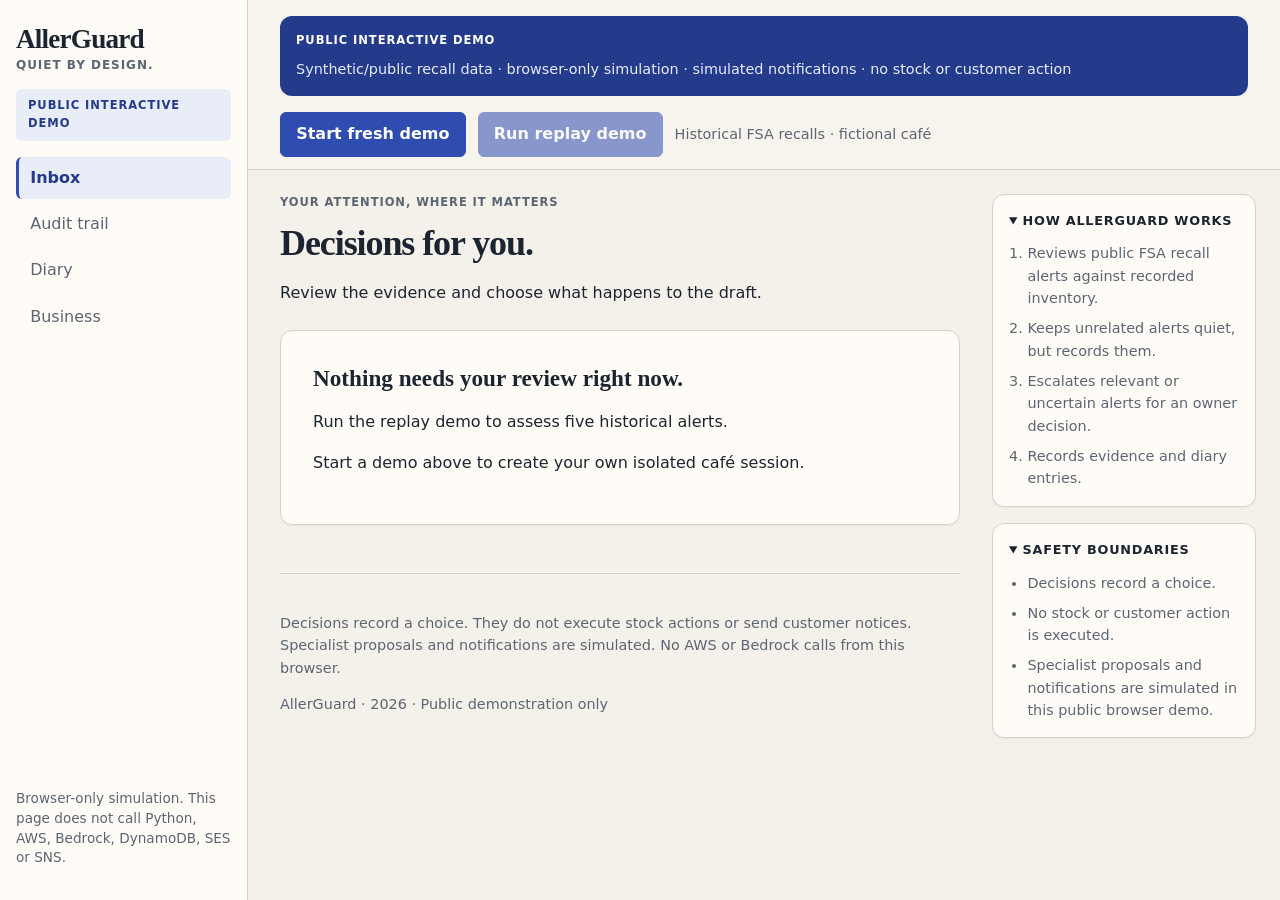
<file: pages-demo/index.html>
<!doctype html>
<html lang="en">
<head>
<meta charset="utf-8">
<meta name="viewport" content="width=device-width, initial-scale=1">
<meta name="description" content="AllerGuard: Conservative autonomous food-recall monitoring for small UK food businesses. Interactive public demo with browser-only simulation.">
<meta name="theme-color" content="#2F4CB0">
<title>AllerGuard · Interactive Public Demo</title>
<link rel="stylesheet" href="styles.css">
<script src="data.js" defer></script>
<script src="app.js" defer></script>
<!-- GitHub repository: [Add public repository URL here after deployment] -->
</head>
<body class="app">
<a class="skip" href="#workspace">Skip to workspace</a>
<aside class="rail" aria-label="AllerGuard">
  <a class="brand" href="#inbox" data-nav="inbox">
    AllerGuard
    <span>Quiet by design.</span>
  </a>
  <p class="rail-kicker">Public interactive demo</p>
  <nav aria-label="Main navigation">
    <a href="#inbox" data-nav="inbox" aria-current="page">Inbox</a>
    <a href="#audit" data-nav="audit">Audit trail</a>
    <a href="#diary" data-nav="diary">Diary</a>
    <a href="#business" data-nav="business">Business</a>
  </nav>
  <p class="rail-note">Browser-only simulation. This page does not call Python, AWS, Bedrock, DynamoDB, SES or SNS.</p>
</aside>

<div class="shell">
<header class="mast">
  <div class="disclosure">
    <strong>PUBLIC INTERACTIVE DEMO</strong>
    <p>Synthetic/public recall data · browser-only simulation · simulated notifications · no stock or customer action</p>
  </div>
  <div class="toolbar">
    <button id="start-fresh">Start fresh demo</button>
    <button id="run-replay" disabled>Run replay demo</button>
    <span class="muted">Historical FSA recalls · fictional café</span>
  </div>
  <div id="feedback" role="status" aria-live="polite"></div>
  <p id="cycle-status" class="cycle" hidden></p>
</header>

<div class="workspace-grid">
<main id="workspace" class="workspace">
  <div id="view-inbox" class="view active">
    <div class="heading">
      <p class="eyebrow">YOUR ATTENTION, WHERE IT MATTERS</p>
      <h1>Decisions for you.</h1>
      <p>Review the evidence and choose what happens to the draft.</p>
    </div>
    <section id="inbox-content">
      <div class="empty">
        <h2>Nothing needs your review right now.</h2>
        <p>Run the replay demo to assess five historical alerts.</p>
        <p>Start a demo above to create your own isolated café session.</p>
      </div>
    </section>
  </div>

  <div id="view-audit" class="view">
    <div class="heading">
      <p class="eyebrow">EVERY DECISION HAS A RECORD</p>
      <h1>The work you didn't have to do.</h1>
      <p>Silent assessments, drafts, notifications and owner choices in one history.</p>
    </div>
    <div class="toolbar audit-toolbar">
      <button id="export-csv" class="button" disabled>Download CSV</button>
      <button id="export-html" class="button secondary" disabled>Download HTML evidence</button>
    </div>
    <p class="muted">Events are historical records, not current pending totals. Repeated titles show separate linked events. This audit is browser-local simulation evidence.</p>
    <section id="audit-content"></section>
  </div>

  <div id="view-diary" class="view">
    <div class="heading">
      <p class="eyebrow">ONE DAILY RECORD</p>
      <h1>Today, accounted for.</h1>
      <p id="diary-date"></p>
    </div>
    <section id="diary-content">
      <div class="empty">
        <h2>No diary filed for today.</h2>
        <button id="file-diary" disabled>Prepare today's diary</button>
        <p>Preparing the record does not confirm opening or closing tasks. First-write-wins: later amendment is not implemented in this public simulation.</p>
      </div>
    </section>
  </div>

  <div id="view-business" class="view">
    <div class="heading">
      <p class="eyebrow">THE CONTEXT BEHIND EACH DECISION</p>
      <h1>Your café, understood.</h1>
      <p>Read-only fictional inventory. Menu upload is not available in this version.</p>
    </div>
    <section id="business-content">
      <p>Start a demo to load the fictional café.</p>
    </section>
  </div>

  <section id="aws-evidence" class="evidence-section" hidden>
    <h2>Verified AWS Proof</h2>
    <div class="card">
      <h3>EventBridge-triggered Lambda Execution</h3>
      <ul>
        <li>Stack: <code>allerguard-cycle-proof-v2</code> in <code>eu-west-2</code></li>
        <li>First proof (2026-09-13 22:00:27 UTC): 5 alerts processed, 2 silent, 3 escalated</li>
        <li>Stored afterwards: 8 audit rows, 3 queued reviews, 6 ledger rows, 1 business row</li>
        <li>Later scheduled poll (2026-09-13 22:10:28 UTC): empty with unchanged watermark</li>
        <li>Notifications disabled throughout</li>
      </ul>
    </div>
    <div class="card limitation">
      <h3>Explicit Limitation</h3>
      <p>This public Pages site does not invoke AWS, Bedrock, SES, SNS, DynamoDB, customer communications, or stock actions. The above AWS proof is documented evidence; it is not executed by this browser.</p>
    </div>
  </section>

  <footer>
    <p>Decisions record a choice. They do not execute stock actions or send customer notices. Specialist proposals and notifications are simulated. No AWS or Bedrock calls from this browser.</p>
    <p class="muted">AllerGuard · 2026 · Public demonstration only</p>
  </footer>
</main>

<aside class="context" aria-label="How AllerGuard works">
  <details class="panel" open>
    <summary>How AllerGuard works</summary>
    <ol>
      <li>Reviews public FSA recall alerts against recorded inventory.</li>
      <li>Keeps unrelated alerts quiet, but records them.</li>
      <li>Escalates relevant or uncertain alerts for an owner decision.</li>
      <li>Records evidence and diary entries.</li>
    </ol>
  </details>
  <details class="panel" open>
    <summary>Safety boundaries</summary>
    <ul>
      <li>Decisions record a choice.</li>
      <li>No stock or customer action is executed.</li>
      <li>Specialist proposals and notifications are simulated in this public browser demo.</li>
    </ul>
  </details>
  <section id="summary" class="panel session-panel" aria-label="Current session" hidden>
    <h2>This session</h2>
    <dl class="session-stats">
      <dt>Pending decisions</dt><dd id="stat-pending">0</dd>
      <dt>Distinct assessments</dt><dd id="stat-assessed">0</dd>
      <dt>Silent outcomes</dt><dd id="stat-silent">0</dd>
      <dt>Stored evidence</dt><dd id="stat-events">0</dd>
    </dl>
  </section>
</aside>
</div>
</div>
</body>
</html>
</file>
<file: pages-demo/styles.css>
:root {
  --color-bg: #f4f1ea;
  --color-bg-accent: #ece7dc;
  --color-surface: #fffcf7;
  --color-ink: #1b2430;
  --color-ink-soft: #5c6573;
  --color-line: #d9d2c6;
  --color-primary: #2f4cb0;
  --color-primary-ink: #243a8a;
  --color-primary-soft: #e8edf8;
  --color-silent: #5d6a7a;
  --color-silent-soft: #e6eaef;
  --color-possible: #b56a12;
  --color-possible-soft: #f6ead7;
  --color-likely: #c45c26;
  --color-likely-soft: #f6ddd0;
  --color-confirmed: #8b3a4a;
  --color-confirmed-soft: #f3dde2;
  --color-ok: #35557a;
  --color-ok-soft: #e4ebf3;
  --color-decline: #6e3a4a;
  --color-decline-soft: #f0e2e6;
  --space-1: 4px;
  --space-2: 8px;
  --space-3: 12px;
  --space-4: 16px;
  --space-5: 24px;
  --space-6: 32px;
  --space-8: 48px;
  --radius: 12px;
  --radius-sm: 6px;
  --font: "Segoe UI", system-ui, -apple-system, sans-serif;
  --font-display: Palatino, "Palatino Linotype", "Book Antiqua", Georgia, serif;
  --shadow: 0 1px 2px rgba(27, 36, 48, 0.06);
  --rail: 15.5rem;
  --context: 18rem;
}

* { box-sizing: border-box; }
html { overflow-x: hidden; min-height: 100%; }
body {
  margin: 0;
  min-height: 100%;
  font: 16px/1.55 var(--font);
  background: var(--color-bg);
  color: var(--color-ink);
}
a { color: var(--color-primary-ink); text-underline-offset: var(--space-1); }
a:hover { color: var(--color-primary); }
.skip {
  position: absolute;
  left: var(--space-3);
  top: -3rem;
  z-index: 8;
  background: var(--color-primary);
  color: #fff;
  padding: var(--space-2) var(--space-3);
}
.skip:focus { top: var(--space-3); }

.app {
  display: grid;
  grid-template-columns: var(--rail) minmax(0, 1fr);
  min-height: 100vh;
}

.rail {
  background: var(--color-surface);
  border-right: 1px solid var(--color-line);
  padding: var(--space-5) var(--space-4) var(--space-6);
  display: flex;
  flex-direction: column;
  gap: var(--space-4);
  position: sticky;
  top: 0;
  height: 100vh;
}
.brand {
  font-family: var(--font-display);
  font-size: 1.7rem;
  font-weight: 700;
  text-decoration: none;
  color: var(--color-ink);
  letter-spacing: -0.03em;
  line-height: 1.15;
}
.brand span {
  display: block;
  margin-top: var(--space-1);
  font-family: var(--font);
  font-size: 0.75rem;
  font-weight: 600;
  letter-spacing: 0.08em;
  text-transform: uppercase;
  color: var(--color-ink-soft);
}
.rail-kicker {
  margin: 0;
  font-size: 0.72rem;
  font-weight: 700;
  letter-spacing: 0.08em;
  text-transform: uppercase;
  color: var(--color-primary-ink);
  background: var(--color-primary-soft);
  border-radius: var(--radius-sm);
  padding: var(--space-2) var(--space-3);
}
.rail nav { display: flex; flex-direction: column; gap: var(--space-1); }
.rail nav a {
  text-decoration: none;
  color: var(--color-ink-soft);
  padding: 0.55rem 0.7rem;
  border-radius: var(--radius-sm);
  border-left: 3px solid transparent;
}
.rail nav a[aria-current="page"] {
  color: var(--color-primary-ink);
  background: var(--color-primary-soft);
  border-left-color: var(--color-primary);
  font-weight: 700;
}
.rail-note { margin: auto 0 0; font-size: 0.85rem; color: var(--color-ink-soft); line-height: 1.45; }

.shell { min-width: 0; display: flex; flex-direction: column; }
.mast {
  padding: var(--space-4) var(--space-6) var(--space-3);
  border-bottom: 1px solid var(--color-line);
  background: #f7f4ee;
}
.mode, .eyebrow {
  font-size: 0.72rem;
  letter-spacing: 0.08em;
  font-weight: 700;
  text-transform: uppercase;
  margin: 0 0 var(--space-3);
}
.mode { color: var(--color-primary-ink); }
.eyebrow { color: var(--color-ink-soft); }
.muted, footer { color: var(--color-ink-soft); font-size: 0.9rem; }
.toolbar { display: flex; align-items: center; gap: var(--space-3); flex-wrap: wrap; }
.cycle { font-size: 0.9rem; margin: var(--space-3) 0 0; }

.workspace-grid {
  display: grid;
  grid-template-columns: minmax(0, 1fr) var(--context);
  align-items: start;
  flex: 1;
}
.workspace {
  min-width: 0;
  padding: var(--space-5) var(--space-6) var(--space-8);
  max-width: 58rem;
}
.context {
  padding: var(--space-5) var(--space-5) var(--space-8) 0;
  display: flex;
  flex-direction: column;
  gap: var(--space-4);
  position: sticky;
  top: 0;
}
.panel {
  background: var(--color-surface);
  border: 1px solid var(--color-line);
  border-radius: var(--radius);
  padding: var(--space-4);
  box-shadow: var(--shadow);
}
.panel summary, .session-panel h2 {
  font-size: 0.8rem;
  letter-spacing: 0.06em;
  text-transform: uppercase;
  font-weight: 700;
  color: var(--color-ink);
  cursor: pointer;
}
.session-panel h2 { margin: 0 0 var(--space-3); }
.panel ol, .panel ul { margin: var(--space-3) 0 0; padding-left: 1.15rem; font-size: 0.9rem; color: var(--color-ink-soft); }
.panel li + li { margin-top: var(--space-2); }
.session-stats { display: grid; grid-template-columns: 1fr auto; gap: var(--space-2) var(--space-3); margin: 0; }
.session-stats dt { color: var(--color-ink-soft); font-size: 0.85rem; font-weight: 500; }
.session-stats dd { margin: 0; font-weight: 700; font-variant-numeric: tabular-nums; }

.heading { margin: 0 0 var(--space-5); }
h1 {
  font-family: var(--font-display);
  font-size: clamp(1.7rem, 3vw, 2.25rem);
  letter-spacing: -0.03em;
  line-height: 1.15;
  margin: var(--space-2) 0 var(--space-3);
  font-weight: 700;
}
h2 { font-size: 1.15rem; line-height: 1.35; margin: 0 0 var(--space-3); }
h3 { font-size: 1.05rem; margin: 0 0 var(--space-2); }

button, .button {
  font: inherit;
  font-weight: 600;
  background: var(--color-primary);
  border: 1px solid var(--color-primary);
  color: #fff;
  padding: 0.55rem 0.95rem;
  border-radius: var(--radius-sm);
  cursor: pointer;
  text-decoration: none;
  display: inline-block;
}
.secondary {
  color: var(--color-primary-ink);
  background: var(--color-surface);
  border-color: #b7c2e0;
}
.choice-decline {
  color: var(--color-decline);
  background: var(--color-surface);
  border-color: #c9a3ad;
}
button:disabled, .button:disabled { opacity: 0.55; cursor: not-allowed; }
button:hover:not(:disabled), .button:hover:not(:disabled) {
  background: var(--color-primary-ink);
  border-color: var(--color-primary-ink);
  color: #fff;
}
.secondary:hover:not(:disabled) {
  background: var(--color-primary-soft);
  color: var(--color-primary-ink);
  border-color: var(--color-primary);
}
.choice-decline:hover:not(:disabled) {
  background: var(--color-decline-soft);
  color: var(--color-decline);
  border-color: var(--color-decline);
}
:focus-visible {
  outline: 3px solid var(--color-primary);
  outline-offset: 3px;
  box-shadow: 0 0 0 1px #fff;
}
.skip:focus, .skip:focus-visible {
  top: var(--space-3);
  outline: 3px solid #fff;
  outline-offset: 3px;
}

.card, .empty {
  background: var(--color-surface);
  border: 1px solid var(--color-line);
  border-radius: var(--radius);
  padding: var(--space-5);
  box-shadow: var(--shadow);
}
.card { margin-bottom: var(--space-4); overflow-wrap: anywhere; }
.card-top {
  display: flex;
  gap: var(--space-3);
  flex-wrap: wrap;
  align-items: center;
  color: var(--color-ink-soft);
  font-size: 0.9rem;
  margin-bottom: var(--space-3);
}
.chip {
  padding: 0.15rem 0.55rem;
  border-radius: 999px;
  background: var(--color-silent-soft);
  color: var(--color-silent);
  font-weight: 700;
  font-size: 0.72rem;
  letter-spacing: 0.04em;
  text-transform: uppercase;
}
.chip.POSSIBLE, .chip.UNASSESSED { background: var(--color-possible-soft); color: #7a480c; }
.chip.LIKELY { background: var(--color-likely-soft); color: #8a3510; }
.chip.CONFIRMED { background: var(--color-confirmed-soft); color: var(--color-confirmed); }
.chip.NO_MATCH { background: var(--color-silent-soft); color: var(--color-silent); }
.chip.approve, .chip.confirmed { background: var(--color-ok-soft); color: var(--color-ok); }
.chip.edit, .chip.exception { background: var(--color-possible-soft); color: #7a480c; }
.chip.decline, .chip.pending { background: var(--color-decline-soft); color: var(--color-decline); }

.tier-POSSIBLE, .POSSIBLE { border-left: 4px solid var(--color-possible); }
.tier-LIKELY, .LIKELY { border-left: 4px solid var(--color-likely); }
.tier-CONFIRMED, .CONFIRMED { border-left: 4px solid var(--color-confirmed); }
.tier-NO_MATCH, .NO_MATCH, .silent-row { border-left: 4px solid var(--color-silent); }

.reason { font-size: 1.12rem; }
.empty { padding: var(--space-6); }
.empty h2 { font-family: var(--font-display); font-size: 1.45rem; }
.audit-toolbar { margin-bottom: var(--space-4); }

dl { display: grid; grid-template-columns: 9.5rem 1fr; gap: var(--space-3); margin: var(--space-4) 0; }
dt { font-weight: 600; color: var(--color-ink-soft); }
dd { margin: 0; }
details.inspect { margin-top: var(--space-4); color: var(--color-ink-soft); font-size: 0.9rem; }
details.inspect > summary, details.technical > summary {
  font-weight: 600;
  color: var(--color-ink);
}
details.inspect .evidence { color: var(--color-ink); font-size: 1rem; margin-top: var(--space-3); }
.evidence h3 {
  font-family: var(--font-display);
  font-size: 1.05rem;
  margin: var(--space-5) 0 var(--space-2);
}
.evidence h3:first-child { margin-top: 0; }
.facts { grid-template-columns: 11rem 1fr; }
details.technical {
  margin-top: var(--space-5);
  padding: var(--space-3);
  background: var(--color-bg-accent);
  border-radius: var(--radius-sm);
  color: var(--color-ink-soft);
}
details.technical pre { margin: var(--space-3) 0 0; font: 0.8rem/1.5 ui-monospace, Consolas, monospace; }
.field-help { margin: var(--space-1) 0 0; font-size: 0.9rem; color: var(--color-ink-soft); font-weight: 400; }
.edit-form {
  margin-top: var(--space-4);
  padding: var(--space-4);
  background: var(--color-bg-accent);
  border-radius: var(--radius);
}
.edit-form h3 { font-family: var(--font-display); margin-top: 0; }
textarea[readonly] { background: var(--color-bg); color: var(--color-ink-soft); }
summary { cursor: pointer; }
pre {
  white-space: pre-wrap;
  font-size: 0.8rem;
  overflow-wrap: anywhere;
  background: var(--color-bg-accent);
  padding: var(--space-3);
  border-radius: var(--radius-sm);
}
label { display: block; font-weight: 600; margin-top: var(--space-4); }
textarea, select {
  display: block;
  width: 100%;
  font: inherit;
  color: var(--color-ink);
  background: var(--color-surface);
  padding: var(--space-3);
  border: 1px solid var(--color-line);
  border-radius: var(--radius-sm);
  margin: var(--space-2) 0 var(--space-4);
}
.form-error, #feedback { color: var(--color-primary-ink); font-weight: 600; }
#feedback:empty { display: none; }
#feedback { margin: var(--space-3) 0 0; }
footer { border-top: 1px solid var(--color-line); margin-top: var(--space-8); padding-top: var(--space-5); }

.timeline { display: grid; gap: var(--space-4); margin-top: var(--space-4); }
.timeline .card { position: relative; }
.inventory-grid { display: grid; gap: var(--space-4); }

@media (max-width: 1100px) {
  .app { grid-template-columns: 1fr; }
  .rail {
    position: static;
    height: auto;
    flex-direction: row;
    flex-wrap: wrap;
    align-items: center;
    border-right: 0;
    border-bottom: 1px solid var(--color-line);
    padding: var(--space-3) var(--space-4);
  }
  .rail-note { display: none; }
  .rail-kicker { margin-left: auto; }
  .rail nav {
    flex-direction: row;
    width: 100%;
    overflow-x: auto;
    gap: var(--space-2);
  }
  .rail nav a { white-space: nowrap; border-left: 0; border-bottom: 3px solid transparent; }
  .rail nav a[aria-current="page"] { border-left: 0; border-bottom-color: var(--color-primary); }
  .workspace-grid { grid-template-columns: 1fr; }
  .context { position: static; padding: 0 var(--space-5) var(--space-8); }
  .mast, .workspace { padding-left: var(--space-5); padding-right: var(--space-5); }
}

@media (max-width: 700px) {
  dl, dl.facts { grid-template-columns: 1fr; }
  dd { margin-bottom: var(--space-2); }
  .workspace, .mast, .context { padding-left: var(--space-4); padding-right: var(--space-4); }
  .toolbar button, .toolbar .button { width: auto; }
}

@media (max-width: 390px) {
  .rail-kicker { width: 100%; margin-left: 0; }
  .toolbar { flex-direction: column; align-items: stretch; }
  .toolbar button, .toolbar .button { width: 100%; text-align: center; }
  .disclosure { padding: var(--space-3); }
}

.disclosure {
  background: var(--color-primary-ink);
  color: #fff;
  padding: var(--space-4);
  border-radius: var(--radius);
  margin-bottom: var(--space-4);
}
.disclosure strong {
  display: block;
  font-size: 0.72rem;
  letter-spacing: 0.08em;
  margin-bottom: var(--space-2);
}
.disclosure p { margin: 0; font-size: 0.9rem; color: #e8edf8; }
.view { display: none; }
.view.active { display: block; }
.decision-buttons { display: flex; gap: var(--space-3); flex-wrap: wrap; margin-top: var(--space-4); }
.decision-recorded {
  background: var(--color-ok-soft);
  color: var(--color-ok);
  padding: var(--space-3);
  border-radius: var(--radius-sm);
  margin-top: var(--space-3);
  font-weight: 600;
}
#feedback.success { color: var(--color-ok); }
#feedback.error { color: var(--color-confirmed); }
.evidence-section { margin: var(--space-8) 0 0; }
.evidence-section ul { margin: 0; padding-left: var(--space-5); }
.evidence-section code {
  background: var(--color-bg-accent);
  padding: var(--space-1) var(--space-2);
  border-radius: var(--radius-sm);
  font-size: 0.9rem;
}
.limitation { border-left: 4px solid var(--color-likely); }
.rail nav a { cursor: pointer; }
</file>
